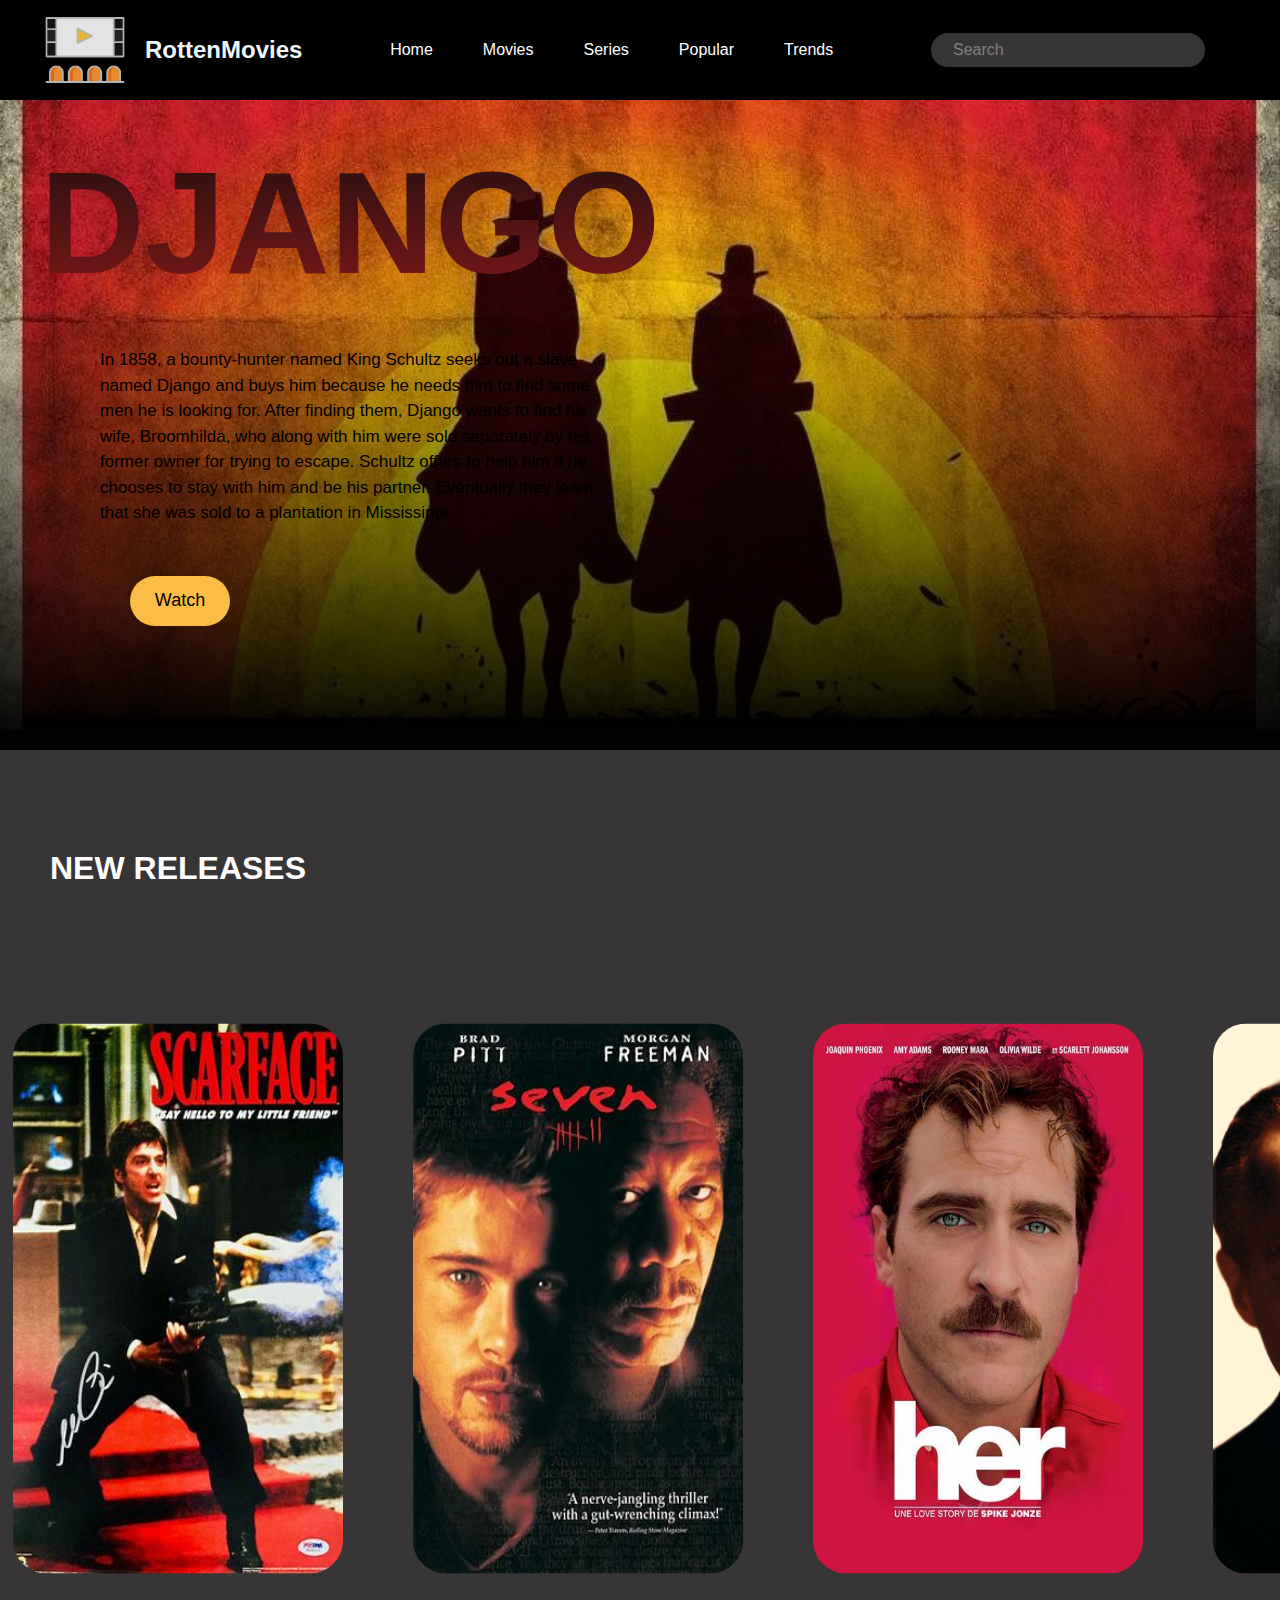
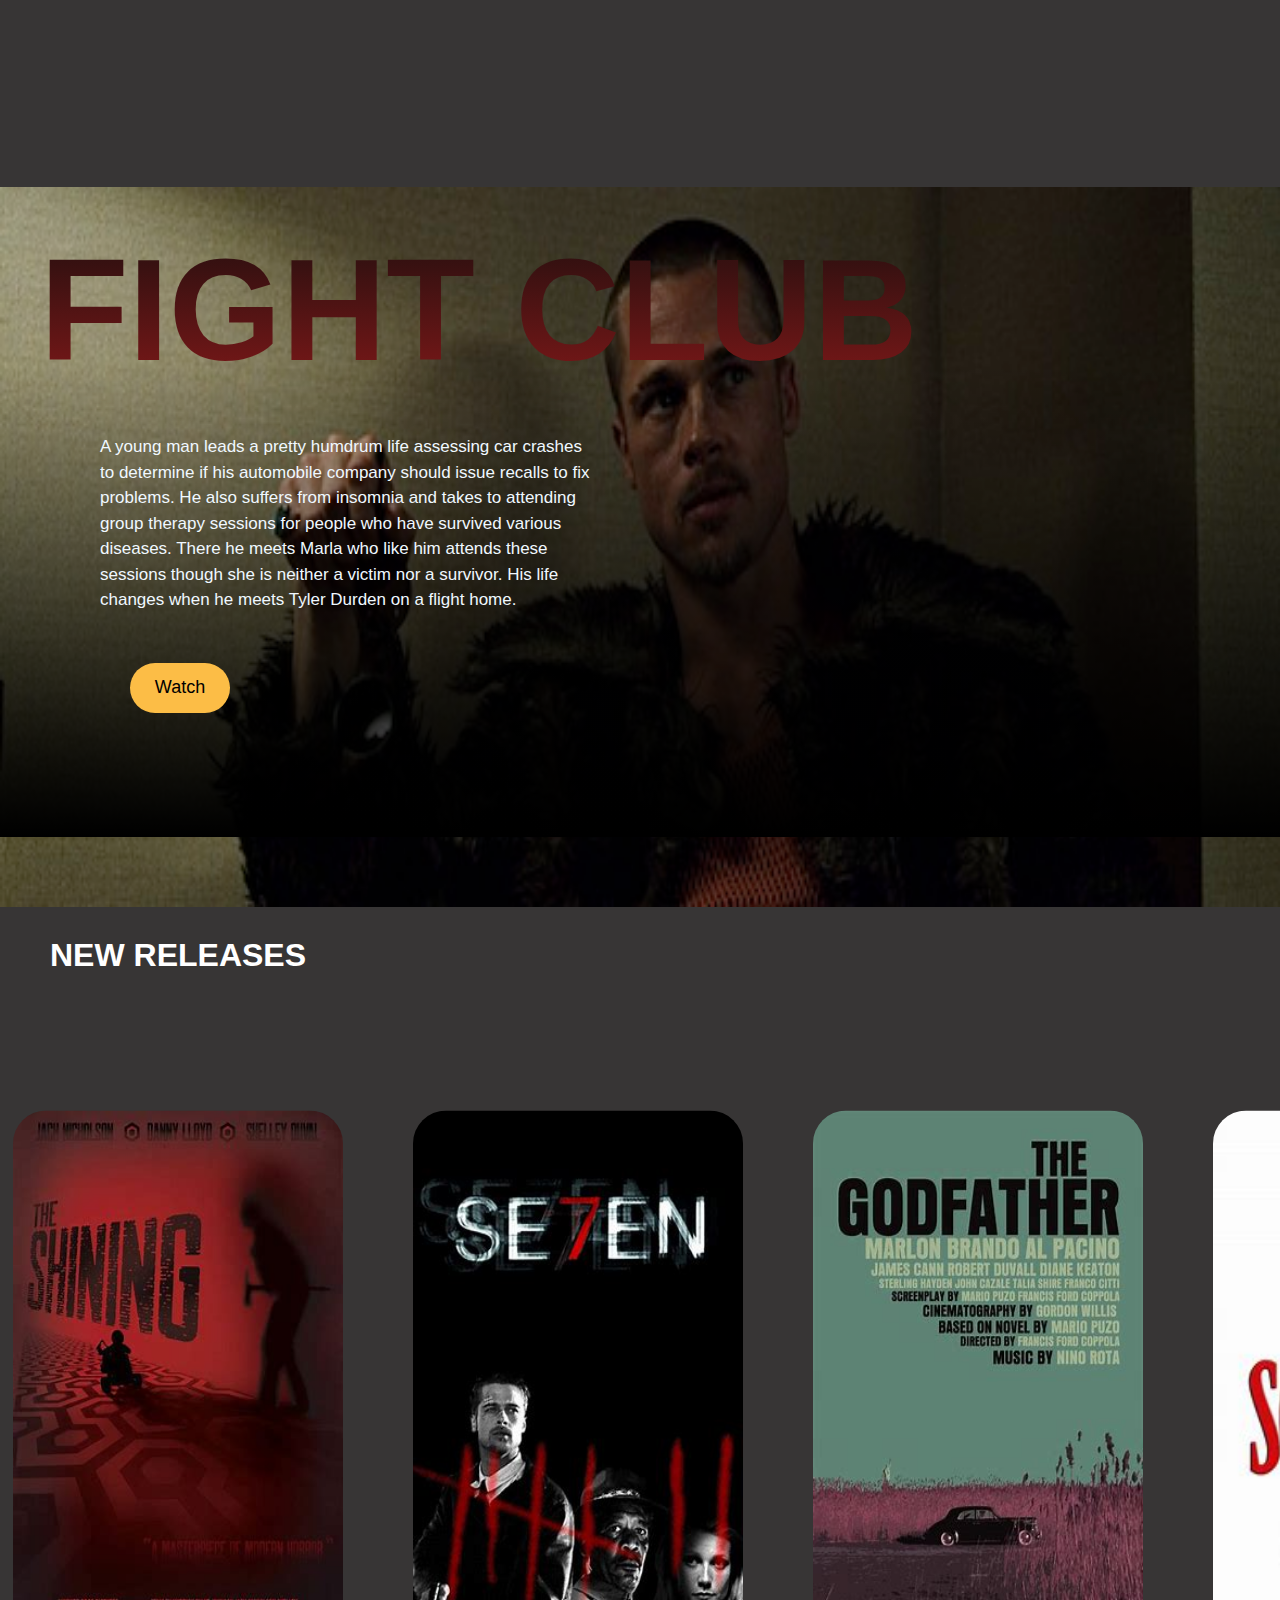
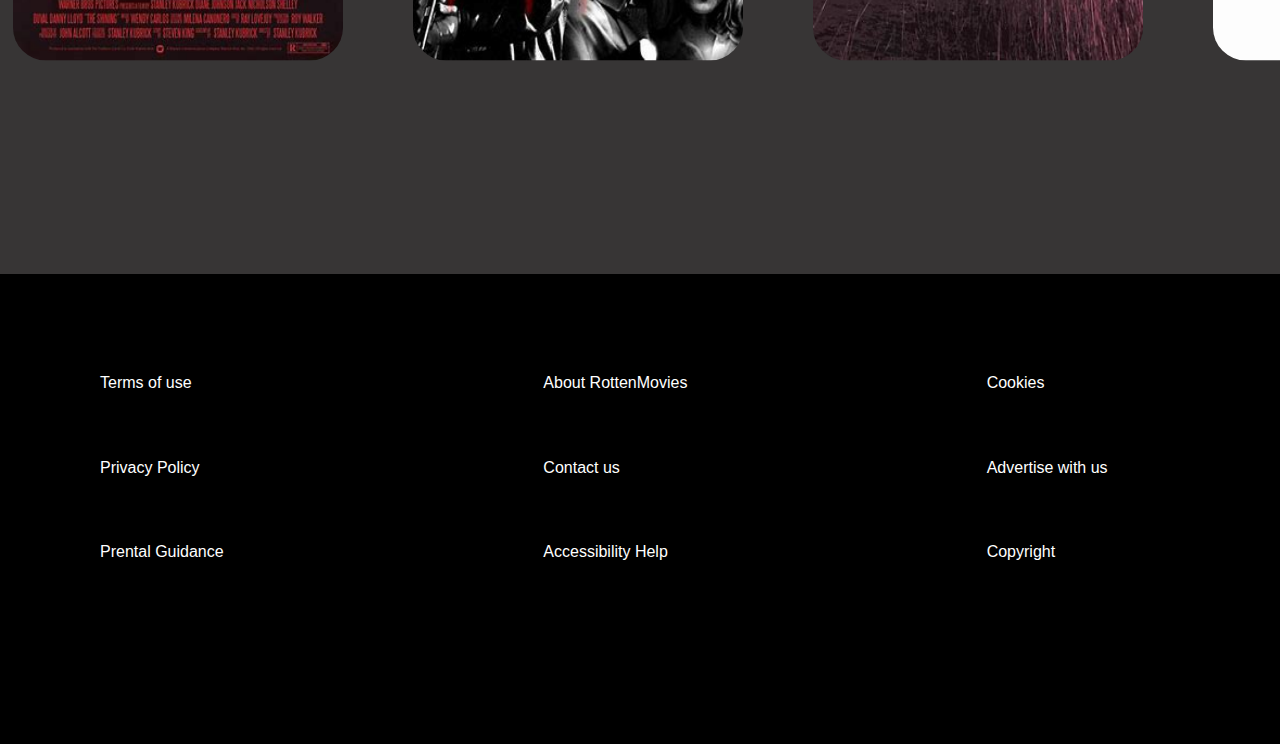
<file: index.html>
<!DOCTYPE html>
<html lang="en">
  <head>
    <meta charset="UTF-8" />
    <meta http-equiv="X-UA-Compatible" content="IE=edge" />
    <meta name="viewport" content="width=device-width, initial-scale=1.0" />
    <title>Document</title>
    <link rel="stylesheet" href="style.css" />
    <meta name="viewport" content="width=device-width, initial-scale=1.0" />
    <link
      rel="stylesheet"
      href="https://cdnjs.cloudflare.com/ajax/libs/font-awesome/6.3.0/css/all.min.css"
      integrity="sha512-SzlrxWUlpfuzQ+pcUCosxcglQRNAq/DZjVsC0lE40xsADsfeQoEypE+enwcOiGjk/bSuGGKHEyjSoQ1zVisanQ=="
      crossorigin="anonymous"
      referrerpolicy="no-referrer"
    />
  </head>

  <body>
    <div class="bar">
      <div class="imgh2">
        <img
          src="./assets/GIFs/1876-cinema-lineal (1).gif"
          class="gif"
          alt=""
        />
        <h2>RottenMovies</h2>
      </div>

      <div class="list">
        <ul class="menu-list">
          <li class="menuitem">Home</li>
          <li class="menuitem">Movies</li>
          <li class="menuitem">Series</li>
          <li class="menuitem">Popular</li>
          <li class="menuitem">Trends</li>
        </ul>
      </div>
      <form id="form1">
        <input type="text" id="search" class="search" placeholder="Search" />
      </form>
    </div>

    <div class="container">
      <div class="django">
        <img src="assets/djangogo.jpg" alt="" class="djangoimg" />
        <div class="h1p">
          <h1>DJANGO</h1>
          <div class="pp">
            <p>
              In 1858, a bounty-hunter named King Schultz seeks out a slave
              named Django and buys him because he needs him to find some men he
              is looking for. After finding them, Django wants to find his wife,
              Broomhilda, who along with him were sold separately by his former
              owner for trying to escape. Schultz offers to help him if he
              chooses to stay with him and be his partner. Eventually they learn
              that she was sold to a plantation in Mississippi.
            </p>
          </div>
          <button type="button" class="featured-button">Watch</button>
        </div>
      </div>

      <div class="gradient"></div>
    </div>
    <h1 class="movie-list-title">NEW RELEASES</h1>

    <div class="movie-list-container">
      <div class="movie-list-wrap">
        <div class="film-list">
          <div class="movie-list-item">
            <img src="assets/scarface.jfif" class="movies" alt="" />
            <div class="items">
              <span class="movies-title">Scarface</span>
              <p class="pmovies">
                Lorem, ipsum dolor sit amet consectetur adipisicing elit.
                Corporis saepe veritatis, molestias reiciendis esse ut
                cupiditate modi.
              </p>
              <a href="scarface.html">
                <button type="button" class="featured-button">Watch</button>
              </a>
            </div>
          </div>
        </div>
        <!------------------------------------------------------------>
        <div class="film-list">
          <div class="movie-list-item">
            <img src="assets/7.jfif" class="movies" alt="" />
            <div class="items">
              <span class="movies-title">Seven</span>
              <p class="pmovies">
                Lorem, ipsum dolor sit amet consectetur adipisicing elit.
                Corporis saepe veritatis, molestias reiciendis esse ut
                cupiditate modi.
              </p>
              <a href="seven.html">
                <button type="button" class="featured-button">Watch</button>
              </a>
            </div>
          </div>
        </div>
        <!------------------------------------------------------------>
        <div class="film-list">
          <div class="movie-list-item">
            <img src="assets/her.jfif" class="movies" alt="" />
            <div class="items">
              <span class="movies-title">Her</span>
              <p class="pmovies">
                Lorem, ipsum dolor sit amet consectetur adipisicing elit.
                Corporis saepe veritatis, molestias reiciendis esse ut
                cupiditate modi.
              </p>
              <a href="her.html">
                <button type="button" class="featured-button">Watch</button>
              </a>
            </div>
          </div>
        </div>
        <!------------------------------------------------------------>
        <div class="film-list">
          <div class="movie-list-item">
            <img src="assets/tgf.jfif" class="movies" alt="" />
            <div class="items">
              <span class="movies-title">The god-father</span>
              <p class="pmovies">
                Lorem, ipsum dolor sit amet consectetur adipisicing elit.
                Corporis saepe veritatis, molestias reiciendis esse ut
                cupiditate modi.
              </p>
              <a href="tgf.html">
                <button type="button" class="featured-button">Watch</button>
              </a>
            </div>
          </div>
        </div>
        <!------------------------------------------------------------>
        <div class="film-list">
          <div class="movie-list-item">
            <img src="assets/theshining.jfif" class="movies" alt="" />
            <div class="items">
              <span class="movies-title">The Shining</span>
              <p class="pmovies">
                Lorem, ipsum dolor sit amet consectetur adipisicing elit.
                Corporis saepe veritatis, molestias reiciendis esse ut
                cupiditate modi.
              </p>
              <a href="shining.html">
                <button type="button" class="featured-button">Watch</button>
              </a>
            </div>
          </div>
        </div>
        <!------------------------------------------------------------>
        <div class="film-list">
          <div class="movie-list-item">
            <img src="assets/scarface2.jfif" class="movies" alt="" />
            <div class="items">
              <span class="movies-title">Scarface</span>
              <p class="pmovies">
                Lorem, ipsum dolor sit amet consectetur adipisicing elit.
                Corporis saepe veritatis, molestias reiciendis esse ut
                cupiditate modi.
              </p>
              <a href="scarface.html">
                <button type="button" class="featured-button">Watch</button>
              </a>
            </div>
          </div>
        </div>
      </div>
      <i class="fa-solid fa-angle-right arrow"></i>
    </div>
    <div class="container">
      <div class="django">
        <img src="assets/fc.jfif" alt="" class="fcimg" />
        <div class="h1p">
          <h1>FIGHT CLUB</h1>
          <div class="pp ppfc">
            <p>
              A young man leads a pretty humdrum life assessing car crashes to
              determine if his automobile company should issue recalls to fix
              problems. He also suffers from insomnia and takes to attending
              group therapy sessions for people who have survived various
              diseases. There he meets Marla who like him attends these sessions
              though she is neither a victim nor a survivor. His life changes
              when he meets Tyler Durden on a flight home.
            </p>
          </div>
          <button type="button" class="featured-button">Watch</button>
        </div>
      </div>
      <div class="gradient"></div>
    </div>

    <!---------------------------------------------------------------------------------------------------------------->
    <h1 class="movie-list-title title2">NEW RELEASES</h1>
    <div class="movie-list-container container2">
      <div class="movie-list-wrap">
        <div class="film-list">
          <div class="movie-list-item">
            <img src="assets/sc2.jfif" class="movies" alt="" />
            <div class="items">
              <span class="movies-title">The Shining</span>
              <p class="pmovies">
                Lorem, ipsum dolor sit amet consectetur adipisicing elit.
                Corporis saepe veritatis, molestias reiciendis esse ut
                cupiditate modi.
              </p>
              <a href="shining.html">
                <button type="button" class="featured-button">Watch</button>
              </a>
            </div>
          </div>
        </div>
        <!------------------------------------------------------------>
        <div class="film-list">
          <div class="movie-list-item">
            <img src="assets/sever.jfif" class="movies" alt="" />
            <div class="items">
              <span class="movies-title">Seven</span>
              <p class="pmovies">
                Lorem, ipsum dolor sit amet consectetur adipisicing elit.
                Corporis saepe veritatis, molestias reiciendis esse ut
                cupiditate modi.
              </p>
              <a href="seven.html">
                <button type="button" class="featured-button">Watch</button>
              </a>
            </div>
          </div>
        </div>
        <!------------------------------------------------------------>
        <div class="film-list">
          <div class="movie-list-item">
            <img src="assets/tgf2.jfif" class="movies" alt="" />
            <div class="items">
              <span class="movies-title">The Shining</span>
              <p class="pmovies">
                Lorem, ipsum dolor sit amet consectetur adipisicing elit.
                Corporis saepe veritatis, molestias reiciendis esse ut
                cupiditate modi.
              </p>
              <a href="shining.html">
                <button type="button" class="featured-button">Watch</button>
              </a>
            </div>
          </div>
        </div>
        <!------------------------------------------------------------>
        <div class="film-list">
          <div class="movie-list-item">
            <img src="assets/scarface2.jfif" class="movies" alt="" />
            <div class="items">
              <span class="movies-title">Scarface</span>
              <p class="pmovies">
                Lorem, ipsum dolor sit amet consectetur adipisicing elit.
                Corporis saepe veritatis, molestias reiciendis esse ut
                cupiditate modi.
              </p>

              <a href="scarface.html">
                <button type="button" class="featured-button">Watch</button>
              </a>
            </div>
          </div>
        </div>
        <!------------------------------------------------------------>
        <div class="film-list">
          <div class="movie-list-item">
            <img src="assets/tgf.jfif" class="movies" alt="" />
            <div class="items">
              <span class="movies-title">The god-father</span>
              <p class="pmovies">
                Lorem, ipsum dolor sit amet consectetur adipisicing elit.
                Corporis saepe veritatis, molestias reiciendis esse ut
                cupiditate modi.
              </p>
              <a href="tgf.html">
                <button type="button" class="featured-button">Watch</button>
              </a>
            </div>
          </div>
        </div>
        <!------------------------------------------------------------>
        <div class="film-list">
          <div class="movie-list-item">
            <img src="assets/her.jfif" class="movies" alt="" />
            <div class="items">
              <span class="movies-title">Her</span>
              <p class="pmovies">
                Lorem, ipsum dolor sit amet consectetur adipisicing elit.
                Corporis saepe veritatis, molestias reiciendis esse ut
                cupiditate modi.
              </p>
              <a href="her.html">
                <button type="button" class="featured-button">Watch</button>
              </a>
            </div>
          </div>
        </div>
      </div>
      <i class="fa-solid fa-angle-right arrow"></i>
    </div>
    <!------------------------------------------------------------------------>

    <script src="main.js"></script>
    <div class="help">
      <a href="" class="aa">Terms of use</a>
      <a href="" class="aa">About RottenMovies</a>
      <a href="" class="aa">Cookies</a>
      <a href="" class="aa">Privacy Policy</a>
      <a href="" class="aa">Contact us</a>
      <a href="" class="aa">Advertise with us</a>
      <a href="" class="aa">Prental Guidance</a>
      <a href="" class="aa">Accessibility Help</a>
      <a href="index2.html" class="aa">Copyright</a>
      <i class="fa-brands fa-instagram icon"></i>
      <i class="fa-brands fa-twitter icon"></i>
      <i class="fa-brands fa-facebook-messenger icon"></i>
    </div>
  </body>
</html>
</file>
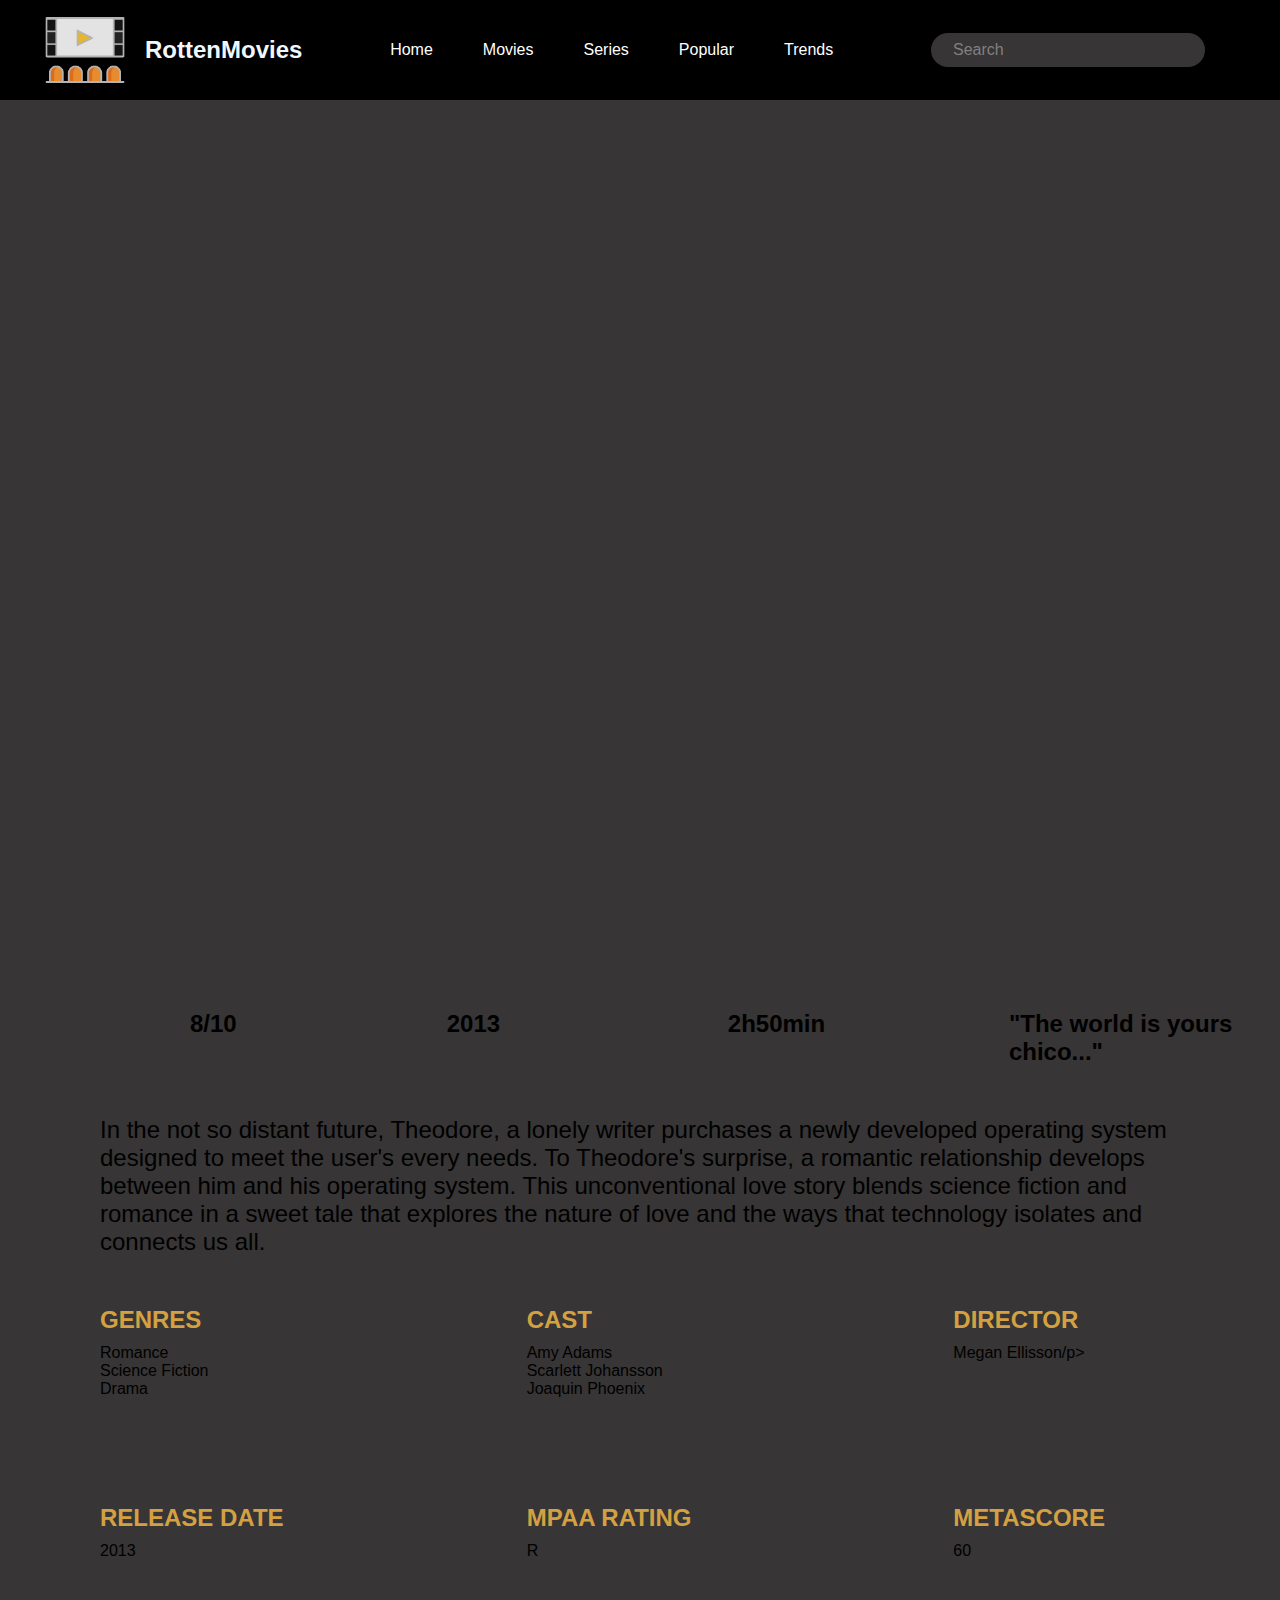
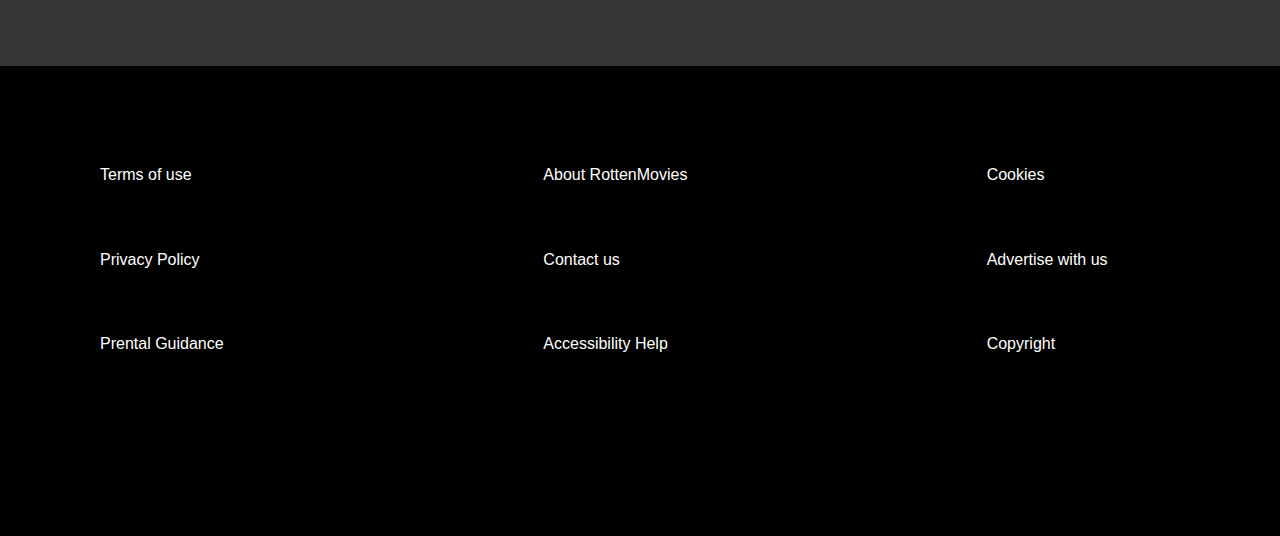
<file: her.html>
<!DOCTYPE html>
<html lang="en">
  <head>
    <meta charset="UTF-8" />
    <meta http-equiv="X-UA-Compatible" content="IE=edge" />
    <meta name="viewport" content="width=device-width, initial-scale=1.0" />
    <title>Document</title>
    <link rel="stylesheet" href="style.css" />
    <link
      rel="stylesheet"
      href="https://cdnjs.cloudflare.com/ajax/libs/font-awesome/6.3.0/css/all.min.css"
      integrity="sha512-SzlrxWUlpfuzQ+pcUCosxcglQRNAq/DZjVsC0lE40xsADsfeQoEypE+enwcOiGjk/bSuGGKHEyjSoQ1zVisanQ=="
      crossorigin="anonymous"
      referrerpolicy="no-referrer"
    />
  </head>

  <body>
    <div class="bar">
      <div class="imgh2">
        <img
          src="./assets/GIFs/1876-cinema-lineal (1).gif"
          class="gif"
          alt=""
        />
        <h2>RottenMovies</h2>
      </div>

      <div class="list">
        <ul class="menu-list">
          <li class="menuitem">Home</li>
          <li class="menuitem">Movies</li>
          <li class="menuitem">Series</li>
          <li class="menuitem">Popular</li>
          <li class="menuitem">Trends</li>
        </ul>
      </div>
      <form id="form1">
        <input type="text" id="search" class="search" placeholder="Search" />
      </form>
    </div>
    <iframe
      width="560"
      height="315"
      src="https://www.youtube.com/embed/dJTU48_yghs"
      title="YouTube video player"
      frameborder="0"
      allow="accelerometer; autoplay; clipboard-write; encrypted-media; gyroscope; picture-in-picture; web-share"
      allowfullscreen
    ></iframe>
    <div class="rate">
      <div class="ratten">
        <i class="fa-solid fa-star star"></i>
        <h2>8/10</h2>
      </div>
      <h2>2013</h2>
      <h2>2h50min</h2>
      <h2>"The world is yours chico..."</h2>
    </div>
    <p class="discription">
      In the not so distant future, Theodore, a lonely writer purchases a newly
      developed operating system designed to meet the user's every needs. To
      Theodore's surprise, a romantic relationship develops between him and his
      operating system. This unconventional love story blends science fiction
      and romance in a sweet tale that explores the nature of love and the ways
      that technology isolates and connects us all.
    </p>
    <div class="info">
      <div class="info1">
        <h2>GENRES</h2>
        <p>Romance</p>
        <p>Science Fiction</p>
        <p>Drama</p>
      </div>
      <div class="info1">
        <h2>CAST</h2>
        <p>Amy Adams</p>
        <p>Scarlett Johansson</p>
        <p>Joaquin Phoenix</p>
      </div>
      <div class="info1">
        <h2>DIRECTOR</h2>
        <p>Megan Ellisson/p></p>
      </div>

      <div class="info1">
        <h2>RELEASE DATE</h2>
        <p>2013</p>
      </div>
      <div class="info1">
        <h2>MPAA RATING</h2>
        <p>R</p>
      </div>
      <div class="info1">
        <h2>METASCORE</h2>
        <p>60</p>
      </div>
    </div>
    <!-------------------------------------------------------------->
    <div class="help">
      <a href="" class="aa">Terms of use</a>
      <a href="" class="aa">About RottenMovies</a>
      <a href="" class="aa">Cookies</a>
      <a href="" class="aa">Privacy Policy</a>
      <a href="" class="aa">Contact us</a>
      <a href="" class="aa">Advertise with us</a>
      <a href="" class="aa">Prental Guidance</a>
      <a href="" class="aa">Accessibility Help</a>
      <a href="index2.html" class="aa">Copyright</a>
      <i class="fa-brands fa-instagram icon"></i>
      <i class="fa-brands fa-twitter icon"></i>
      <i class="fa-brands fa-facebook-messenger icon"></i>
    </div>
    <script src="main.js"></script>
  </body>
</html>
</file>
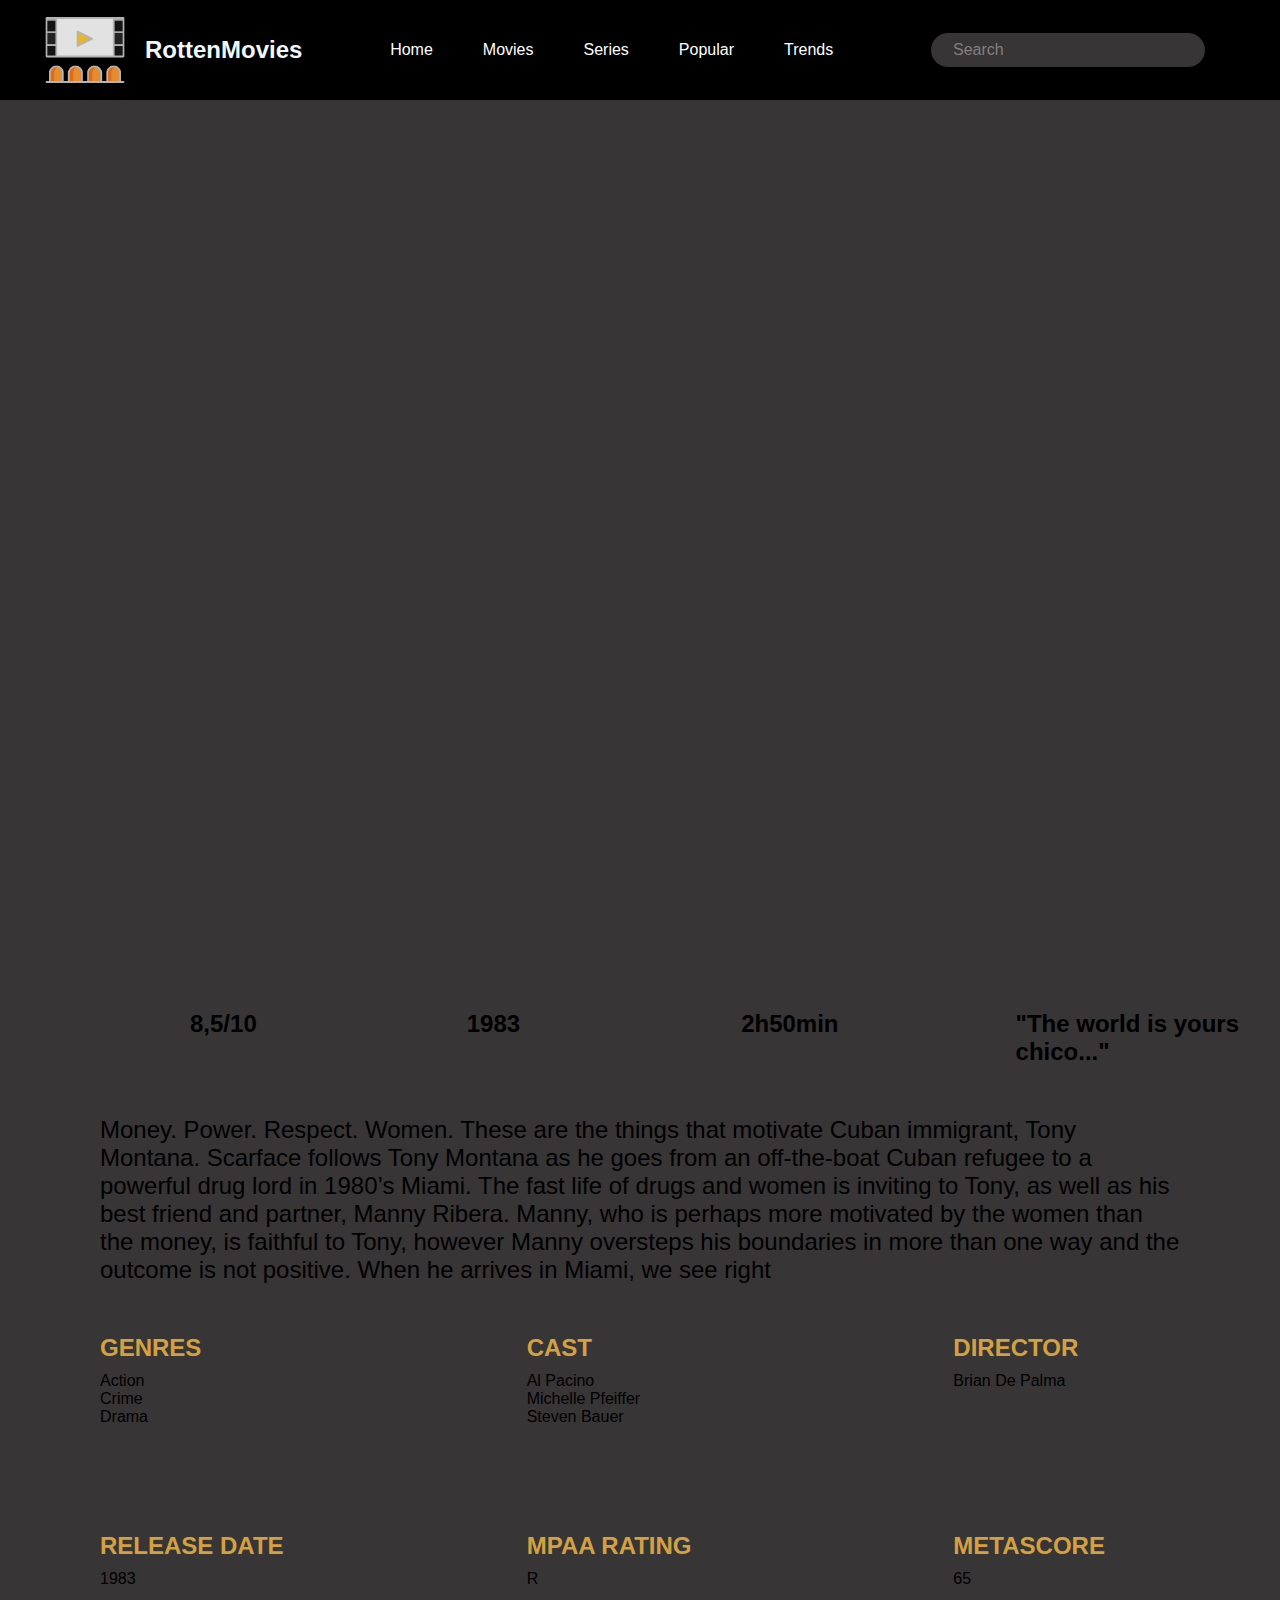
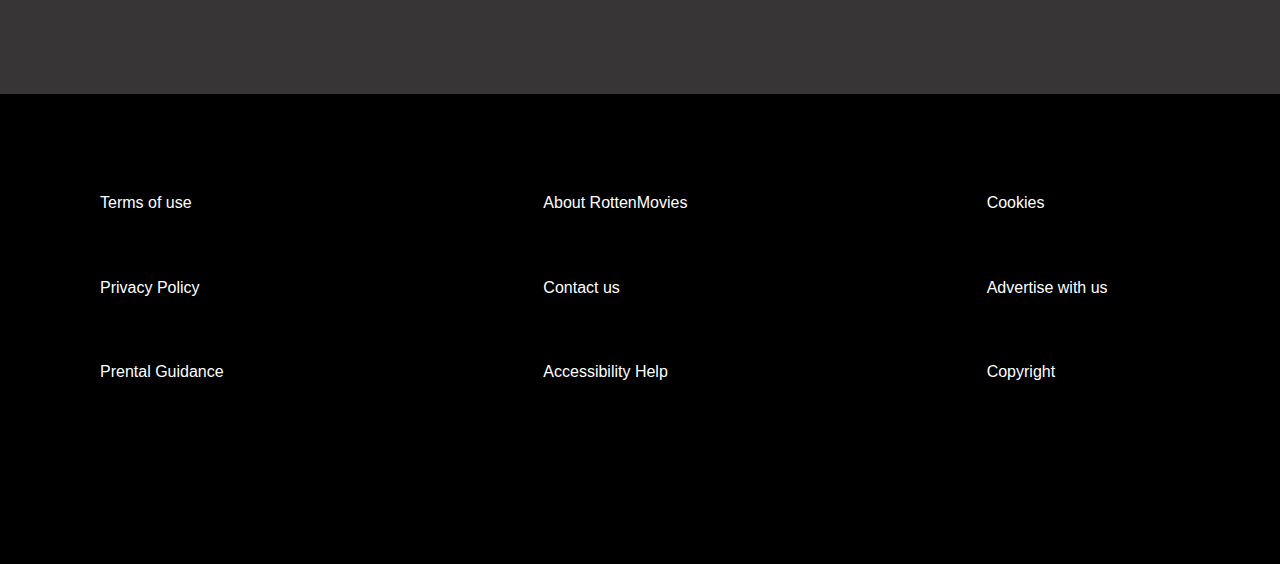
<file: scarface.html>
<!DOCTYPE html>
<html lang="en">
  <head>
    <meta charset="UTF-8" />
    <meta http-equiv="X-UA-Compatible" content="IE=edge" />
    <meta name="viewport" content="width=device-width, initial-scale=1.0" />
    <title>Document</title>
    <link rel="stylesheet" href="style.css" />
    <link
      rel="stylesheet"
      href="https://cdnjs.cloudflare.com/ajax/libs/font-awesome/6.3.0/css/all.min.css"
      integrity="sha512-SzlrxWUlpfuzQ+pcUCosxcglQRNAq/DZjVsC0lE40xsADsfeQoEypE+enwcOiGjk/bSuGGKHEyjSoQ1zVisanQ=="
      crossorigin="anonymous"
      referrerpolicy="no-referrer"
    />
  </head>

  <body>
    <div class="bar">
      <div class="imgh2">
        <img
          src="./assets/GIFs/1876-cinema-lineal (1).gif"
          class="gif"
          alt=""
        />
        <h2>RottenMovies</h2>
      </div>

      <div class="list">
        <ul class="menu-list">
          <li class="menuitem">Home</li>
          <li class="menuitem">Movies</li>
          <li class="menuitem">Series</li>
          <li class="menuitem">Popular</li>
          <li class="menuitem">Trends</li>
        </ul>
      </div>
      <form id="form1">
        <input type="text" id="search" class="search" placeholder="Search" />
      </form>
    </div>
    <iframe
      width="560"
      height="315"
      src="https://www.youtube.com/embed/7pQQHnqBa2E"
      title="YouTube video player"
      frameborder="0"
      allow="accelerometer; autoplay; clipboard-write; encrypted-media; gyroscope; picture-in-picture; web-share"
      allowfullscreen
    ></iframe>
    <div class="rate">
      <div class="ratten">
        <i class="fa-solid fa-star star"></i>
        <h2>8,5/10</h2>
      </div>
      <h2>1983</h2>
      <h2>2h50min</h2>
      <h2>"The world is yours chico..."</h2>
    </div>
    <p class="discription">
      Money. Power. Respect. Women. These are the things that motivate Cuban
      immigrant, Tony Montana. Scarface follows Tony Montana as he goes from an
      off-the-boat Cuban refugee to a powerful drug lord in 1980’s Miami. The
      fast life of drugs and women is inviting to Tony, as well as his best
      friend and partner, Manny Ribera. Manny, who is perhaps more motivated by
      the women than the money, is faithful to Tony, however Manny oversteps his
      boundaries in more than one way and the outcome is not positive. When he
      arrives in Miami, we see right
    </p>
    <div class="info">
      <div class="info1">
        <h2>GENRES</h2>
        <p>Action</p>
        <p>Crime</p>
        <p>Drama</p>
      </div>
      <div class="info1">
        <h2>CAST</h2>
        <p>Al Pacino</p>
        <p>Michelle Pfeiffer</p>
        <p>Steven Bauer</p>
      </div>
      <div class="info1">
        <h2>DIRECTOR</h2>
        <p>Brian De Palma</p>
      </div>
      <div class="info1">
        <h2>RELEASE DATE</h2>
        <p>1983</p>
      </div>
      <div class="info1">
        <h2>MPAA RATING</h2>
        <p>R</p>
      </div>
      <div class="info1">
        <h2>METASCORE</h2>
        <p>65</p>
      </div>
    </div>
    <!-------------------------------------------------------------->
    <div class="help">
      <a href="" class="aa">Terms of use</a>
      <a href="" class="aa">About RottenMovies</a>
      <a href="" class="aa">Cookies</a>
      <a href="" class="aa">Privacy Policy</a>
      <a href="" class="aa">Contact us</a>
      <a href="" class="aa">Advertise with us</a>
      <a href="" class="aa">Prental Guidance</a>
      <a href="" class="aa">Accessibility Help</a>
      <a href="index2.html" class="aa">Copyright</a>
      <i class="fa-brands fa-instagram icon"></i>
      <i class="fa-brands fa-twitter icon"></i>
      <i class="fa-brands fa-facebook-messenger icon"></i>
    </div>
    <script src="main.js"></script>
  </body>
</html>
</file>
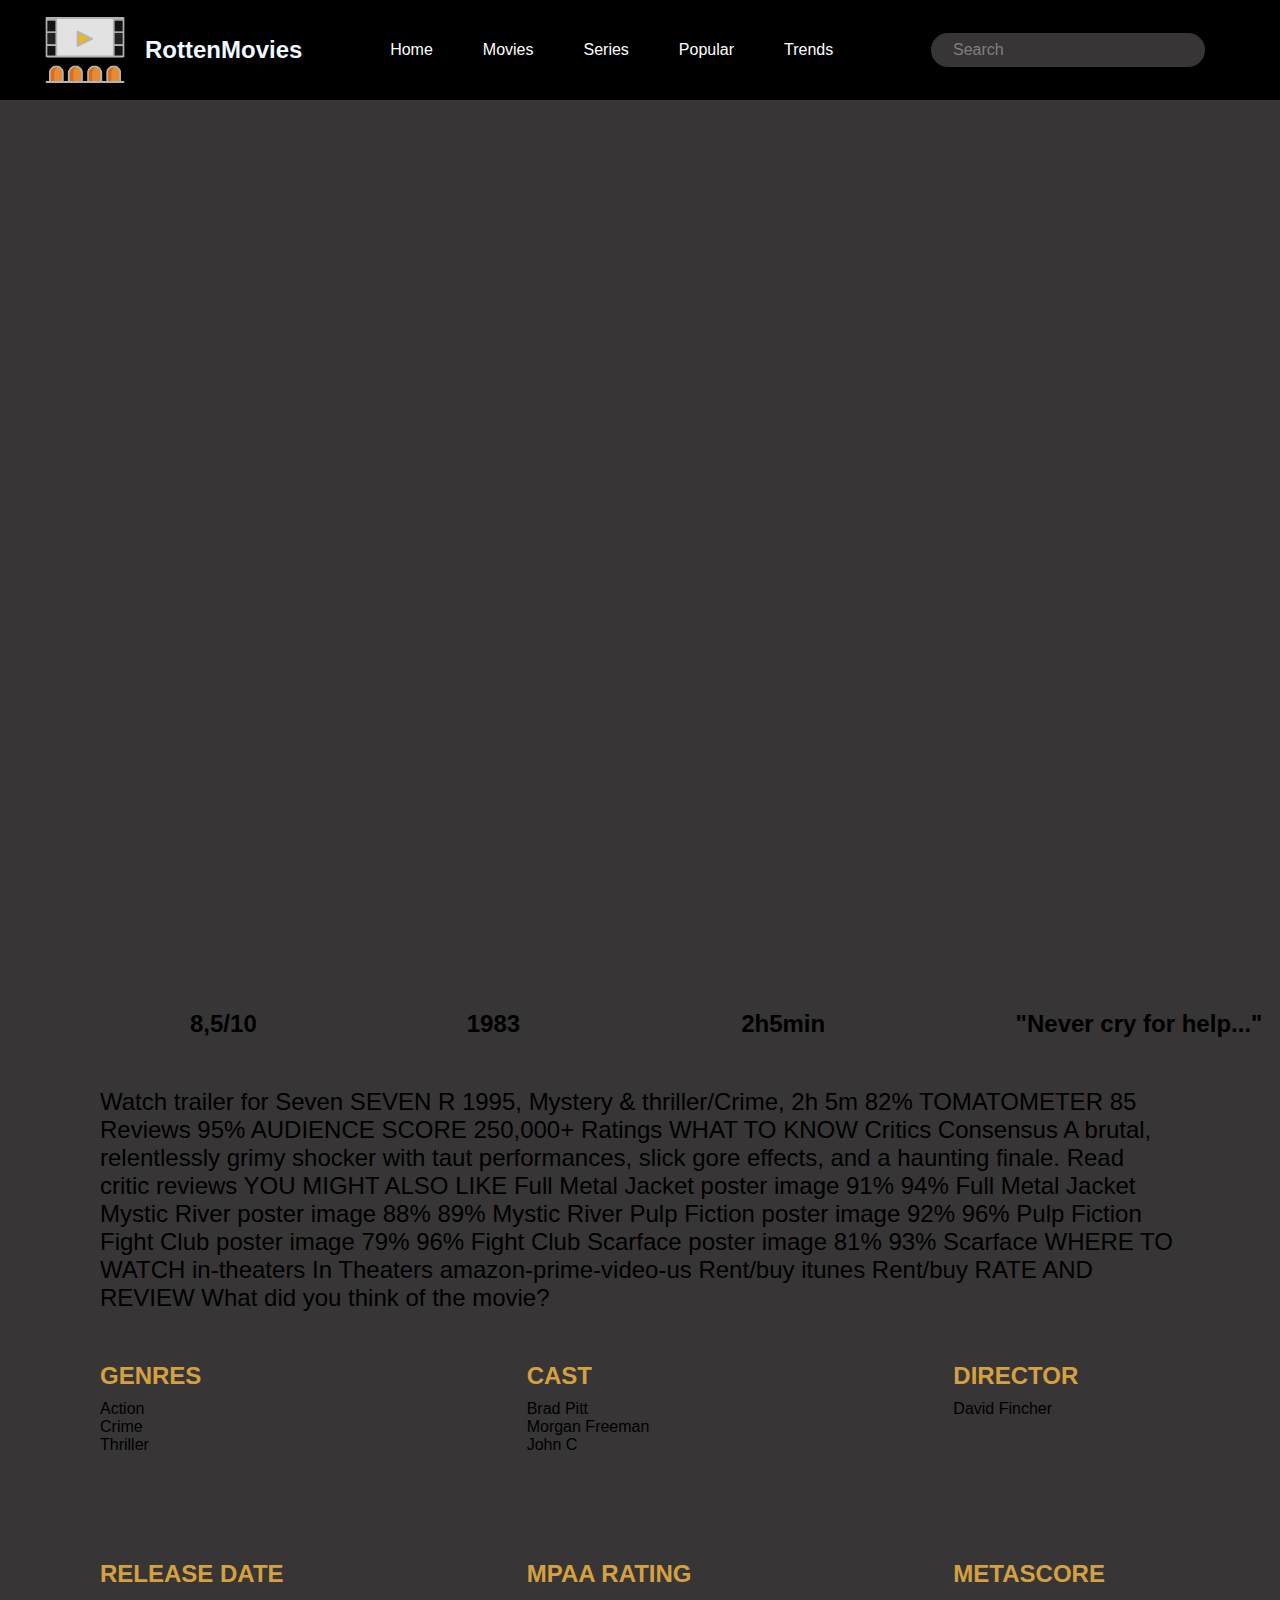
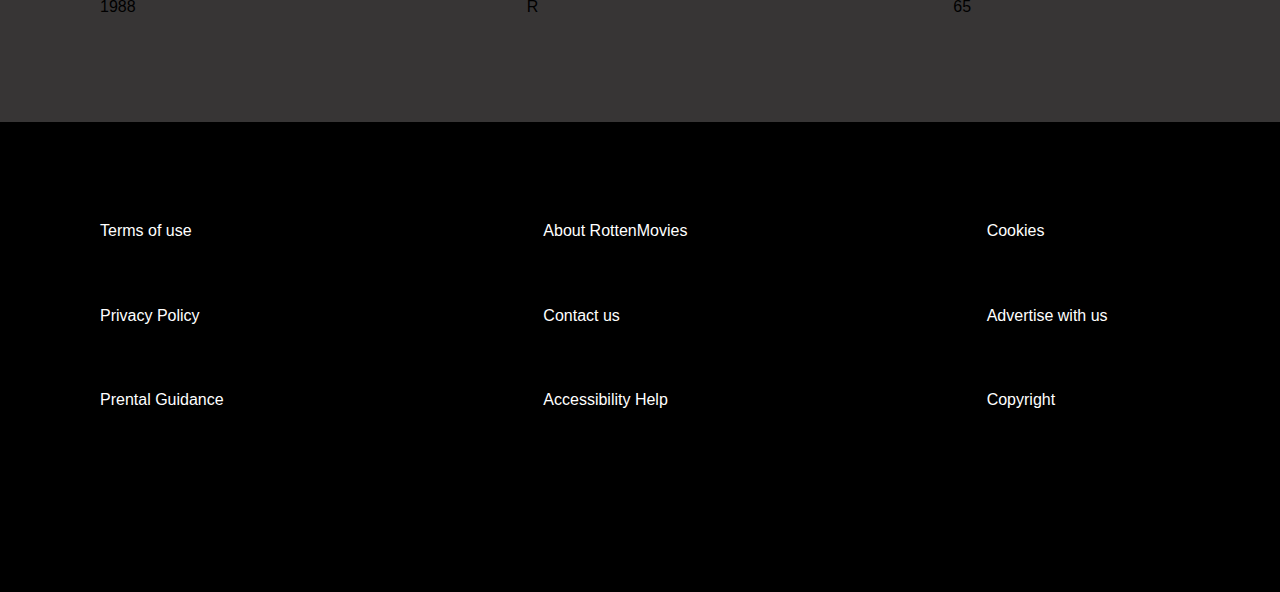
<file: seven.html>
<!DOCTYPE html>
<html lang="en">
  <head>
    <meta charset="UTF-8" />
    <meta http-equiv="X-UA-Compatible" content="IE=edge" />
    <meta name="viewport" content="width=device-width, initial-scale=1.0" />
    <title>Document</title>
    <link rel="stylesheet" href="style.css" />
    <link
      rel="stylesheet"
      href="https://cdnjs.cloudflare.com/ajax/libs/font-awesome/6.3.0/css/all.min.css"
      integrity="sha512-SzlrxWUlpfuzQ+pcUCosxcglQRNAq/DZjVsC0lE40xsADsfeQoEypE+enwcOiGjk/bSuGGKHEyjSoQ1zVisanQ=="
      crossorigin="anonymous"
      referrerpolicy="no-referrer"
    />
  </head>

  <body>
    <div class="bar">
      <div class="imgh2">
        <img
          src="./assets/GIFs/1876-cinema-lineal (1).gif"
          class="gif"
          alt=""
        />
        <h2>RottenMovies</h2>
      </div>

      <div class="list">
        <ul class="menu-list">
          <li class="menuitem">Home</li>
          <li class="menuitem">Movies</li>
          <li class="menuitem">Series</li>
          <li class="menuitem">Popular</li>
          <li class="menuitem">Trends</li>
        </ul>
      </div>
      <form id="form1">
        <input type="text" id="search" class="search" placeholder="Search" />
      </form>
    </div>
    <iframe
      width="560"
      height="315"
      src="https://www.youtube.com/embed/SpKbZ_3zlb0"
      title="YouTube video player"
      frameborder="0"
      allow="accelerometer; autoplay; clipboard-write; encrypted-media; gyroscope; picture-in-picture; web-share"
      allowfullscreen
    ></iframe>
    <div class="rate">
      <div class="ratten">
        <i class="fa-solid fa-star star"></i>
        <h2>8,5/10</h2>
      </div>
      <h2>1983</h2>
      <h2>2h5min</h2>
      <h2>"Never cry for help..."</h2>
    </div>
    <p class="discription">
      Watch trailer for Seven SEVEN R 1995, Mystery & thriller/Crime, 2h 5m 82%
      TOMATOMETER 85 Reviews 95% AUDIENCE SCORE 250,000+ Ratings WHAT TO KNOW
      Critics Consensus A brutal, relentlessly grimy shocker with taut
      performances, slick gore effects, and a haunting finale. Read critic
      reviews YOU MIGHT ALSO LIKE Full Metal Jacket poster image 91% 94% Full
      Metal Jacket Mystic River poster image 88% 89% Mystic River Pulp Fiction
      poster image 92% 96% Pulp Fiction Fight Club poster image 79% 96% Fight
      Club Scarface poster image 81% 93% Scarface WHERE TO WATCH in-theaters In
      Theaters amazon-prime-video-us Rent/buy itunes Rent/buy RATE AND REVIEW
      What did you think of the movie?
    </p>
    <div class="info">
      <div class="info1">
        <h2>GENRES</h2>
        <p>Action</p>
        <p>Crime</p>
        <p>Thriller</p>
      </div>
      <div class="info1">
        <h2>CAST</h2>
        <p>Brad Pitt</p>
        <p>Morgan Freeman</p>
        <p>John C</p>
      </div>
      <div class="info1">
        <h2>DIRECTOR</h2>
        <p>David Fincher</p>
      </div>
      <div class="info1">
        <h2>RELEASE DATE</h2>
        <p>1988</p>
      </div>
      <div class="info1">
        <h2>MPAA RATING</h2>
        <p>R</p>
      </div>
      <div class="info1">
        <h2>METASCORE</h2>
        <p>65</p>
      </div>
    </div>
    <!-------------------------------------------------------------->
    <div class="help">
      <a href="" class="aa">Terms of use</a>
      <a href="" class="aa">About RottenMovies</a>
      <a href="" class="aa">Cookies</a>
      <a href="" class="aa">Privacy Policy</a>
      <a href="" class="aa">Contact us</a>
      <a href="" class="aa">Advertise with us</a>
      <a href="" class="aa">Prental Guidance</a>
      <a href="" class="aa">Accessibility Help</a>
      <a href="index2.html" class="aa">Copyright</a>
      <i class="fa-brands fa-instagram icon"></i>
      <i class="fa-brands fa-twitter icon"></i>
      <i class="fa-brands fa-facebook-messenger icon"></i>
    </div>
    <script src="main.js"></script>
  </body>
</html>
</file>
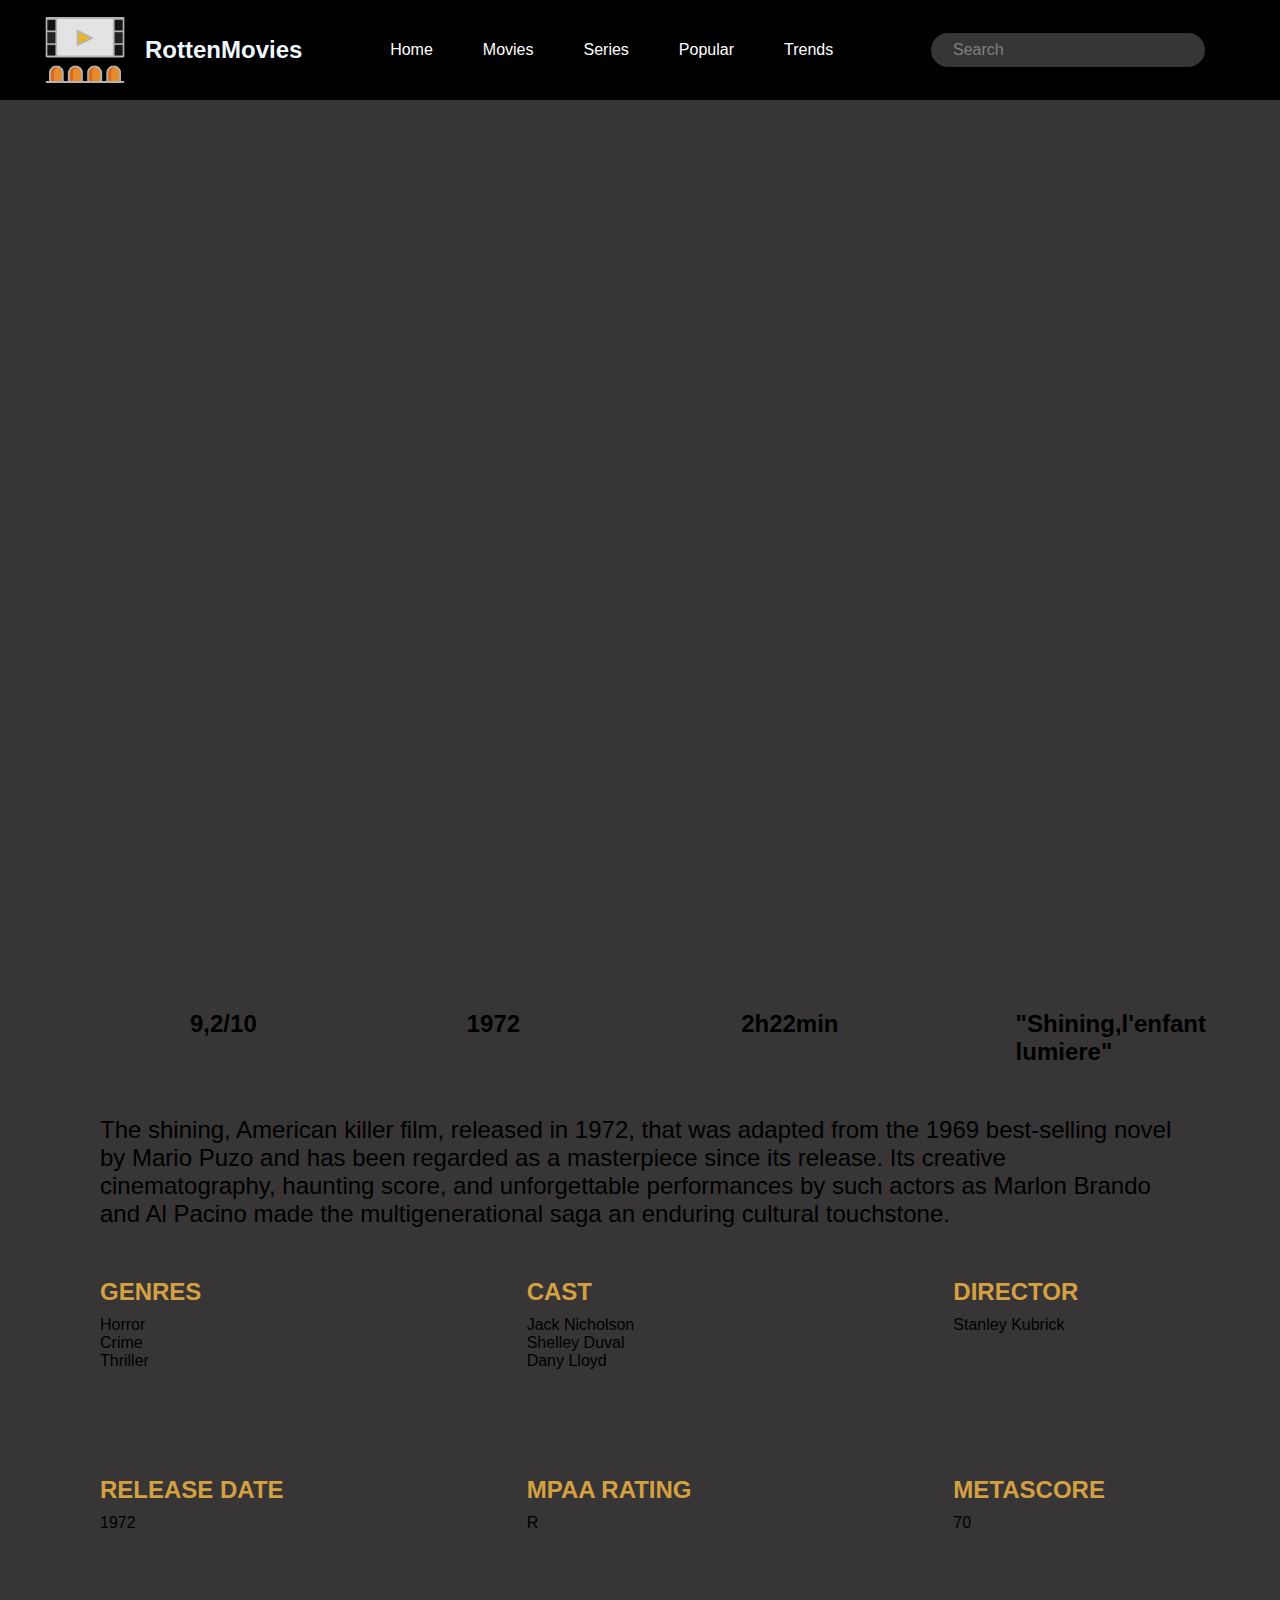
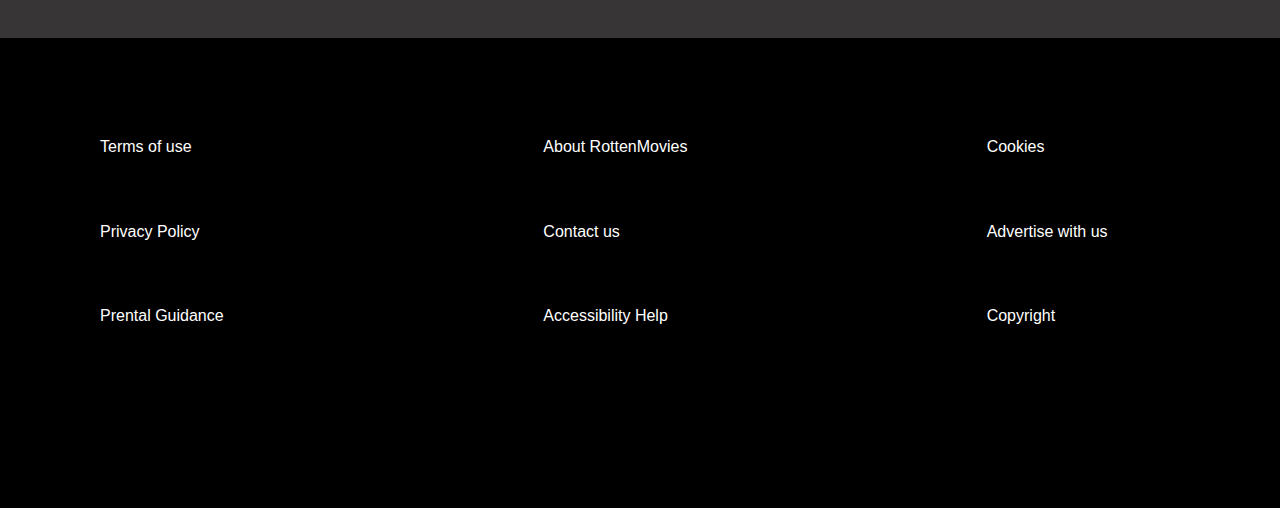
<file: shining.html>
<!DOCTYPE html>
<html lang="en">
  <head>
    <meta charset="UTF-8" />
    <meta http-equiv="X-UA-Compatible" content="IE=edge" />
    <meta name="viewport" content="width=device-width, initial-scale=1.0" />
    <title>Document</title>
    <link rel="stylesheet" href="style.css" />
    <link
      rel="stylesheet"
      href="https://cdnjs.cloudflare.com/ajax/libs/font-awesome/6.3.0/css/all.min.css"
      integrity="sha512-SzlrxWUlpfuzQ+pcUCosxcglQRNAq/DZjVsC0lE40xsADsfeQoEypE+enwcOiGjk/bSuGGKHEyjSoQ1zVisanQ=="
      crossorigin="anonymous"
      referrerpolicy="no-referrer"
    />
  </head>

  <body>
    <div class="bar">
      <div class="imgh2">
        <img
          src="./assets/GIFs/1876-cinema-lineal (1).gif"
          class="gif"
          alt=""
        />
        <h2>RottenMovies</h2>
      </div>

      <div class="list">
        <ul class="menu-list">
          <li class="menuitem">Home</li>
          <li class="menuitem">Movies</li>
          <li class="menuitem">Series</li>
          <li class="menuitem">Popular</li>
          <li class="menuitem">Trends</li>
        </ul>
      </div>
      <form id="form1">
        <input type="text" id="search" class="search" placeholder="Search" />
      </form>
    </div>
    <iframe
      width="560"
      height="315"
      src="https://www.youtube.com/embed/jTeQQY7Bvt4"
      title="YouTube video player"
      frameborder="0"
      allow="accelerometer; autoplay; clipboard-write; encrypted-media; gyroscope; picture-in-picture; web-share"
      allowfullscreen
    ></iframe>
    <div class="rate">
      <div class="ratten">
        <i class="fa-solid fa-star star"></i>
        <h2>9,2/10</h2>
      </div>
      <h2>1972</h2>
      <h2>2h22min</h2>
      <h2>"Shining,l'enfant lumiere"</h2>
    </div>
    <p class="discription">
      The shining, American killer film, released in 1972, that was adapted from
      the 1969 best-selling novel by Mario Puzo and has been regarded as a
      masterpiece since its release. Its creative cinematography, haunting
      score, and unforgettable performances by such actors as Marlon Brando and
      Al Pacino made the multigenerational saga an enduring cultural touchstone.
    </p>
    <div class="info">
      <div class="info1">
        <h2>GENRES</h2>
        <p>Horror</p>
        <p>Crime</p>
        <p>Thriller</p>
      </div>
      <div class="info1">
        <h2>CAST</h2>
        <p>Jack Nicholson</p>
        <p>Shelley Duval</p>
        <p>Dany Lloyd</p>
      </div>
      <div class="info1">
        <h2>DIRECTOR</h2>
        <p>Stanley Kubrick</p>
      </div>
      <div class="info1">
        <h2>RELEASE DATE</h2>
        <p>1972</p>
      </div>
      <div class="info1">
        <h2>MPAA RATING</h2>
        <p>R</p>
      </div>
      <div class="info1">
        <h2>METASCORE</h2>
        <p>70</p>
      </div>
    </div>
    <!-------------------------------------------------------------->
    <div class="help">
      <a href="" class="aa">Terms of use</a>
      <a href="" class="aa">About RottenMovies</a>
      <a href="" class="aa">Cookies</a>
      <a href="" class="aa">Privacy Policy</a>
      <a href="" class="aa">Contact us</a>
      <a href="" class="aa">Advertise with us</a>
      <a href="" class="aa">Prental Guidance</a>
      <a href="" class="aa">Accessibility Help</a>
      <a href="index2.html" class="aa">Copyright</a>
      <i class="fa-brands fa-instagram icon"></i>
      <i class="fa-brands fa-twitter icon"></i>
      <i class="fa-brands fa-facebook-messenger icon"></i>
    </div>
    <script src="main.js"></script>
  </body>
</html>
</file>
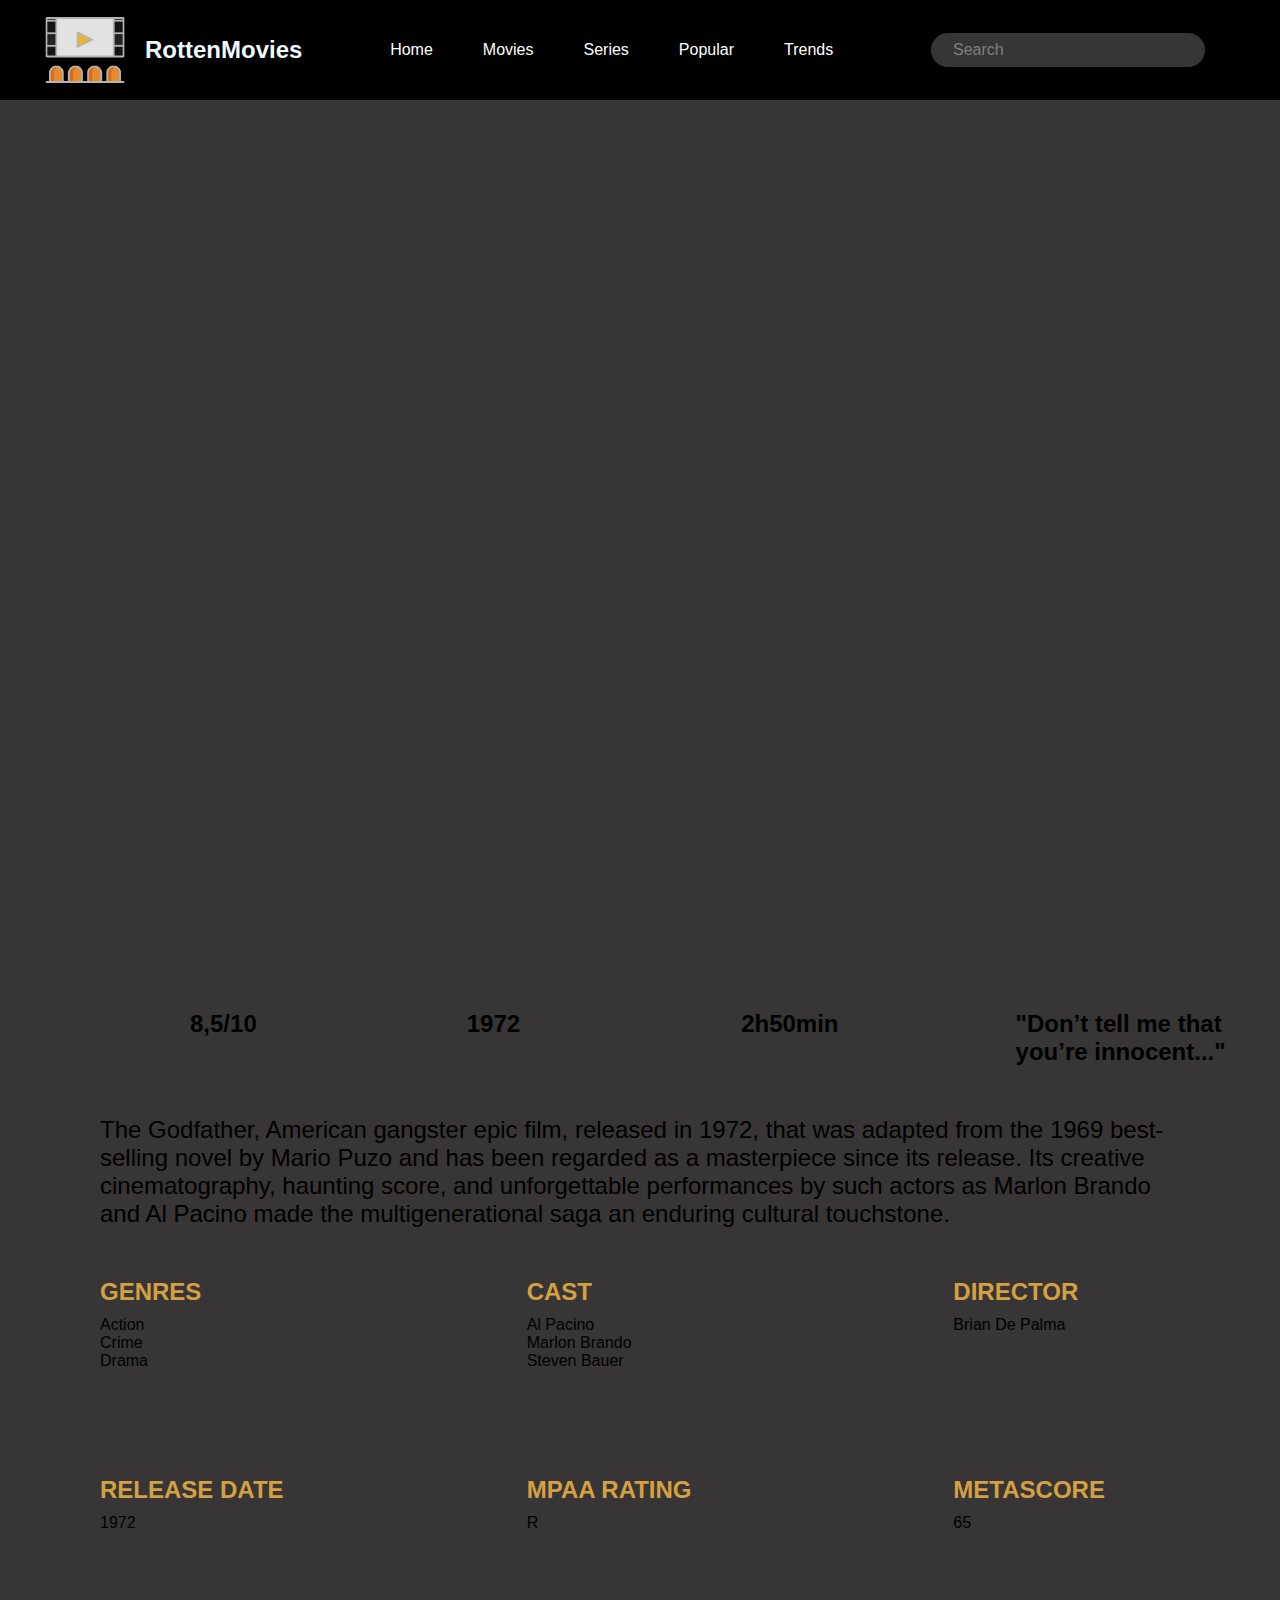
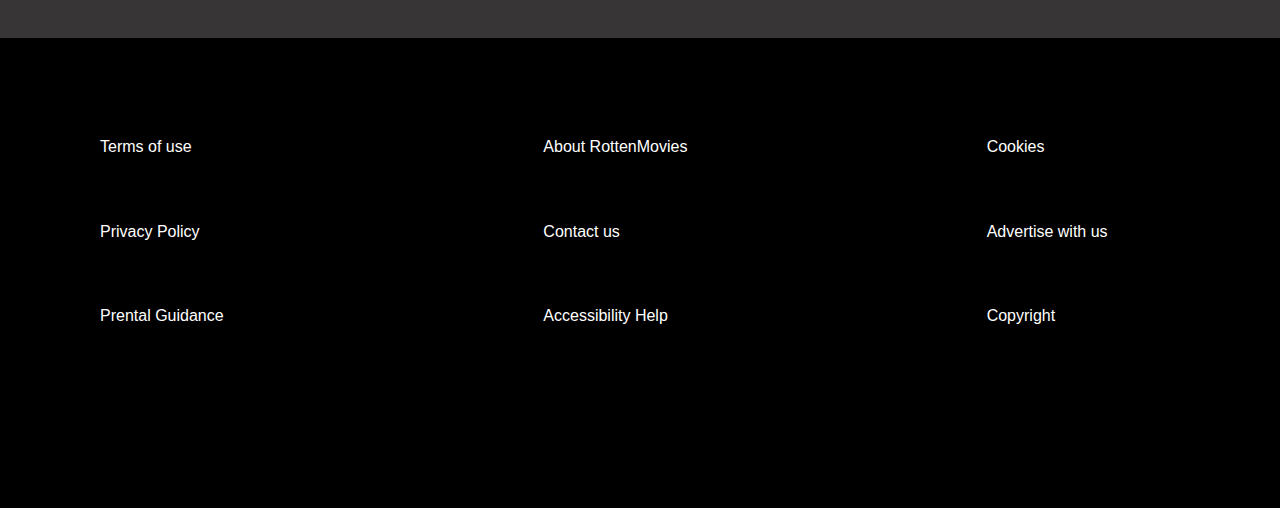
<file: tgf.html>
<!DOCTYPE html>
<html lang="en">
  <head>
    <meta charset="UTF-8" />
    <meta http-equiv="X-UA-Compatible" content="IE=edge" />
    <meta name="viewport" content="width=device-width, initial-scale=1.0" />
    <title>Document</title>
    <link rel="stylesheet" href="style.css" />
    <link
      rel="stylesheet"
      href="https://cdnjs.cloudflare.com/ajax/libs/font-awesome/6.3.0/css/all.min.css"
      integrity="sha512-SzlrxWUlpfuzQ+pcUCosxcglQRNAq/DZjVsC0lE40xsADsfeQoEypE+enwcOiGjk/bSuGGKHEyjSoQ1zVisanQ=="
      crossorigin="anonymous"
      referrerpolicy="no-referrer"
    />
  </head>

  <body>
    <div class="bar">
      <div class="imgh2">
        <img
          src="./assets/GIFs/1876-cinema-lineal (1).gif"
          class="gif"
          alt=""
        />
        <h2>RottenMovies</h2>
      </div>

      <div class="list">
        <ul class="menu-list">
          <li class="menuitem">Home</li>
          <li class="menuitem">Movies</li>
          <li class="menuitem">Series</li>
          <li class="menuitem">Popular</li>
          <li class="menuitem">Trends</li>
        </ul>
      </div>
      <form id="form1">
        <input type="text" id="search" class="search" placeholder="Search" />
      </form>
    </div>
    <iframe
      width="560"
      height="315"
      src="https://www.youtube.com/embed/UaVTIH8mujA"
      title="YouTube video player"
      frameborder="0"
      allow="accelerometer; autoplay; clipboard-write; encrypted-media; gyroscope; picture-in-picture; web-share"
      allowfullscreen
    ></iframe>
    <div class="rate">
      <div class="ratten">
        <i class="fa-solid fa-star star"></i>
        <h2>8,5/10</h2>
      </div>
      <h2>1972</h2>
      <h2>2h50min</h2>
      <h2>"Don’t tell me that you’re innocent..."</h2>
    </div>
    <p class="discription">
      The Godfather, American gangster epic film, released in 1972, that was
      adapted from the 1969 best-selling novel by Mario Puzo and has been
      regarded as a masterpiece since its release. Its creative cinematography,
      haunting score, and unforgettable performances by such actors as Marlon
      Brando and Al Pacino made the multigenerational saga an enduring cultural
      touchstone.
    </p>
    <div class="info">
      <div class="info1">
        <h2>GENRES</h2>
        <p>Action</p>
        <p>Crime</p>
        <p>Drama</p>
      </div>
      <div class="info1">
        <h2>CAST</h2>
        <p>Al Pacino</p>
        <p>Marlon Brando</p>
        <p>Steven Bauer</p>
      </div>
      <div class="info1">
        <h2>DIRECTOR</h2>
        <p>Brian De Palma</p>
      </div>
      <div class="info1">
        <h2>RELEASE DATE</h2>
        <p>1972</p>
      </div>
      <div class="info1">
        <h2>MPAA RATING</h2>
        <p>R</p>
      </div>
      <div class="info1">
        <h2>METASCORE</h2>
        <p>65</p>
      </div>
    </div>
    <!-------------------------------------------------------------->
    <div class="help">
      <a href="" class="aa">Terms of use</a>
      <a href="" class="aa">About RottenMovies</a>
      <a href="" class="aa">Cookies</a>
      <a href="" class="aa">Privacy Policy</a>
      <a href="" class="aa">Contact us</a>
      <a href="" class="aa">Advertise with us</a>
      <a href="" class="aa">Prental Guidance</a>
      <a href="" class="aa">Accessibility Help</a>
      <a href="index2.html" class="aa">Copyright</a>
      <i class="fa-brands fa-instagram icon"></i>
      <i class="fa-brands fa-twitter icon"></i>
      <i class="fa-brands fa-facebook-messenger icon"></i>
    </div>
    <script src="main.js"></script>
  </body>
</html>
</file>
<file: style.css>
@import url("https://fonts.googleapis.com/css2?family=Dosis:wght@500;600&family=Labrada:ital,wght@1,200&family=Montserrat:wght@100&family=Noto+Serif+Ahom&family=Open+Sans:ital,wght@1,400;1,500;1,600&family=Quicksand:wght@400;600&family=Roboto:ital,wght@0,300;1,500&family=Space+Grotesk:wght@300;600&display=swap");
* {
  padding: 0;
  margin: 0;
}
:root {
  --primary-color--: #373535;
}
body {
  background-color: #373535;
  margin: 0;
}
.gif {
  height: 120px;
  width: auto;
}
.bar h2 {
  font-family: "Nunito Sans", sans-serif;
  margin-top: 20px;
  color: aliceblue;
}
.bar {
  display: flex;
  justify-content: space-between;
  align-items: center;
  height: 100px;
  width: 100vw;
  background-color: black;
  padding-left: 25px;
  margin: 0;
}
.imgh2 {
  display: flex;
  align-items: center;
  margin-right: 20px;
}
.bar h2 {
  padding-bottom: 20px;
}
.search {
  border-radius: 20px;
  padding-left: 20px;
  height: 30px;
  width: 250px;
  color: #fcbd46;
  font-size: large;
  margin-right: 100px;
  background-color: var(--primary-color--);
  border: 2px solid var(--primary-color--);
  font-size: 1rem;
}
.search:focus {
  outline: 0;
  background-color: 504c4c;
}
.search::placeholder {
  color: grey;
}
.menu-list {
  display: flex;
  list-style: none;
}
.menuitem {
  margin-right: 30px;
  font-family: "Nunito Sans", sans-serif;
  font-weight: 100;
}
.djangoimg {
  width: 100vw;
  height: 70vh;
  margin: 0;
  position: absolute;
}

.container h1 {
  padding: 40px;
  font-family: "Nunito Sans", sans-serif;
  font-size: 145px;
  background: -webkit-linear-gradient(#0d0c0c, #961b1b);
  -webkit-background-clip: text;
  -webkit-text-fill-color: transparent;
}
.container p {
  font-family: "Nunito Sans", sans-serif;
  font-size: 17px;

  width: 500px;
  color: black;
}

.h1p {
  position: absolute;
  z-index: 100;
}
.container {
  width: 100vw;
  height: 80vh;
  margin-bottom: 0px;
  display: block;
}
.gradient {
  height: 650px;
  position: absolute;
  width: 100vw;
  background: rgb(255, 255, 255);
  background: -moz-linear-gradient(
    180deg,
    rgba(255, 255, 255, 0) 27%,
    rgba(0, 0, 0, 1) 100%
  );
  background: -webkit-linear-gradient(
    180deg,
    rgba(255, 255, 255, 0) 27%,
    rgba(0, 0, 0, 1) 100%
  );
  background: linear-gradient(
    180deg,
    rgba(255, 255, 255, 0) 27%,
    rgba(0, 0, 0, 1) 100%
  );
  filter: progid:DXImageTransform.Microsoft.gradient(startColorstr="#ffffff",endColorstr="#000000",GradientType=1);
  z-index: 99;
}
.pp {
  padding-left: 100px;
  line-height: 1.5;
  font-weight: 400;
}

.list {
  display: flex;
}
li {
  color: white;
  font-family: "Nunito Sans", sans-serif;
  padding: 10px;
}
.featured-button {
  background-color: #fcbd46;
  position: relative;
  margin-left: 130px;
  margin-top: 50px;
}
.featured-button {
  border: none;
  height: 50px;
  width: 100px;
  background: #fcbd46;
  border-radius: 30px;
  font-family: "Nunito Sans", sans-serif;
  font-size: large;
  cursor: pointer;
  transition: 0.2s ease-in-out;
}
.featured-button:hover {
  transform: scale(1.1);
}
.movie-list-container {
  height: 100vh;
  overflow: hidden;
  width: 100vw;
  display: flex;
  align-items: center;
}
.movie-list-title {
  font-family: "Nunito Sans", sans-serif;
  color: white;
  margin-left: 50px;
  margin-top: 30px;
}

.pmovies,
.movies-title {
  font-family: "Nunito Sans", sans-serif;
}
.movies-title {
  color: #fcbd46;
}
.movie-list-wrap {
  margin-right: 0px;
}
.movies {
  transition: 0.5s ease-in-out;
  position: absolute;
  border-radius: 30px;
  height: 500px;
  width: 300px;
}
.pmovies {
  color: antiquewhite;
}
.movies:first-child {
  margin-left: 30px;
}
.film-list button {
  margin: 10px;
}
.movie-list-wrap {
  display: flex;
  align-items: center;
  transform: translateX(0);
  transition: all 1s ease-in-out;
}

.movie-list-item:hover .movies {
  transform: scale(1.1);
}
.movies-title {
  color: #fcbd46;
  border-radius: 10px;
  font-size: 32px;
  width: fit-content;
  font-weight: bolder;
}
.film-list {
  display: flex;
}
.movie-list-item {
  position: relative;
  width: 400px;
  height: 600px;
  padding-top: 30px;
  transform: scale(1.1);
}
.movie-list-item:hover .items {
  opacity: 1;
  transform: scale(1.1);
}
.items {
  position: absolute;
  display: grid;
  justify-content: center;
  align-items: center;
  width: 200px;
  height: 300px;
  background: rgba(0, 0, 0, 0.5);
  margin: 80px;
  border-radius: 20px;
  opacity: 0;
}
.arrow {
  font-size: 200px;
  margin-bottom: 80px;
  margin-right: 80px;
  position: absolute;
  opacity: 0.5;
  color: #fcbd46;
  margin-left: 1500px;
}
.movie-list-wrap {
}
.fcimg {
  width: 100vw;
  height: 80vh;
  margin: 0;
  position: absolute;
}
.ppfc {
  color: aliceblue;
  width: 00px;
  padding-left: 100px;
}
.ppfc p {
  color: aliceblue;
}
.help {
  width: 100vw;
  height: 30vh;
  background-color: black;
  display: grid;
  grid-template-columns: 1fr 1fr 1fr;
  padding: 100px;
  gap: 50px;
}
.help a {
  color: white;
  text-decoration: none;
  font-family: "Nunito Sans", sans-serif;
}
.help a:hover {
  color: #fcbd46;
  text-decoration: underline;
}
.icon {
  color: aliceblue;

  font-size: 40px;
}
.icon:hover {
  color: #fcbd46;
  cursor: pointer;
}
iframe {
  height: 90vh;
  width: 80vw;
  display: flex;
  padding-left: 120px;
  margin: 50px;
}
.star {
  color: #fcbd46;
  font-size: 30px;
  padding-left: 180px;
}
.rate {
  display: grid;
  grid-template-columns: 1fr 1fr 1fr 1fr;
}
.rate h2 {
  padding-left: 10px;
  font-family: "Nunito Sans", sans-serif;
  font-weight: bold;
}
.ratten {
  margin-right: 200px;
  display: flex;
}
.discription {
  font-family: "Nunito Sans", sans-serif;
  font-size: x-large;
  margin: 50px 100px 50px 100px;
}
.info {
  display: grid;
  grid-template-columns: 1fr 1fr 1fr;
  height: 40vh;
  width: 100vw;
  margin-left: 100px;
}
.info1 {
  display: block;
  font-family: "Nunito Sans", sans-serif;
}
.info1 h2 {
  color: #fcbd46;
  margin-bottom: 10px;
  opacity: 0.8;
}

@media screen and (max-width: 1024px) {
  .bar ul {
    display: none;
    width: 100vw;
    position: fixed;
    top: 64px;
  }
  .gradient {
    background: none;
  }
  .django {
    display: block;
  }
  .menu {
    display: block;
    overflow: hidden;
    position: absolute;
  }
  .pp {
    display: none;
  }
  .h1p {
  }

  .featured-button {
    display: none;
  }
  .h1p {
    padding-top: 180px;
  }
  .movie-list-title {
    padding-bottom: 50px;
  }
  .movie-list-wrap {
    display: grid;
    grid-template-columns: 1fr 1fr;
    height: 1850px;
  }
  .fcimg {
    padding-top: 150px;
  }
  .movie-list-container {
    height: 1850px;
    padding: 0;
    margin: 0;
  }
  .movies {
    width: 200px;
    padding: 0;
    margin: 0;
  }

  .container2 {
    margin-top: 100px;
  }
  .items {
    display: none;
  }
  .title2 {
    margin-top: 170px;
    padding-bottom: 0;
  }
}
</file>
